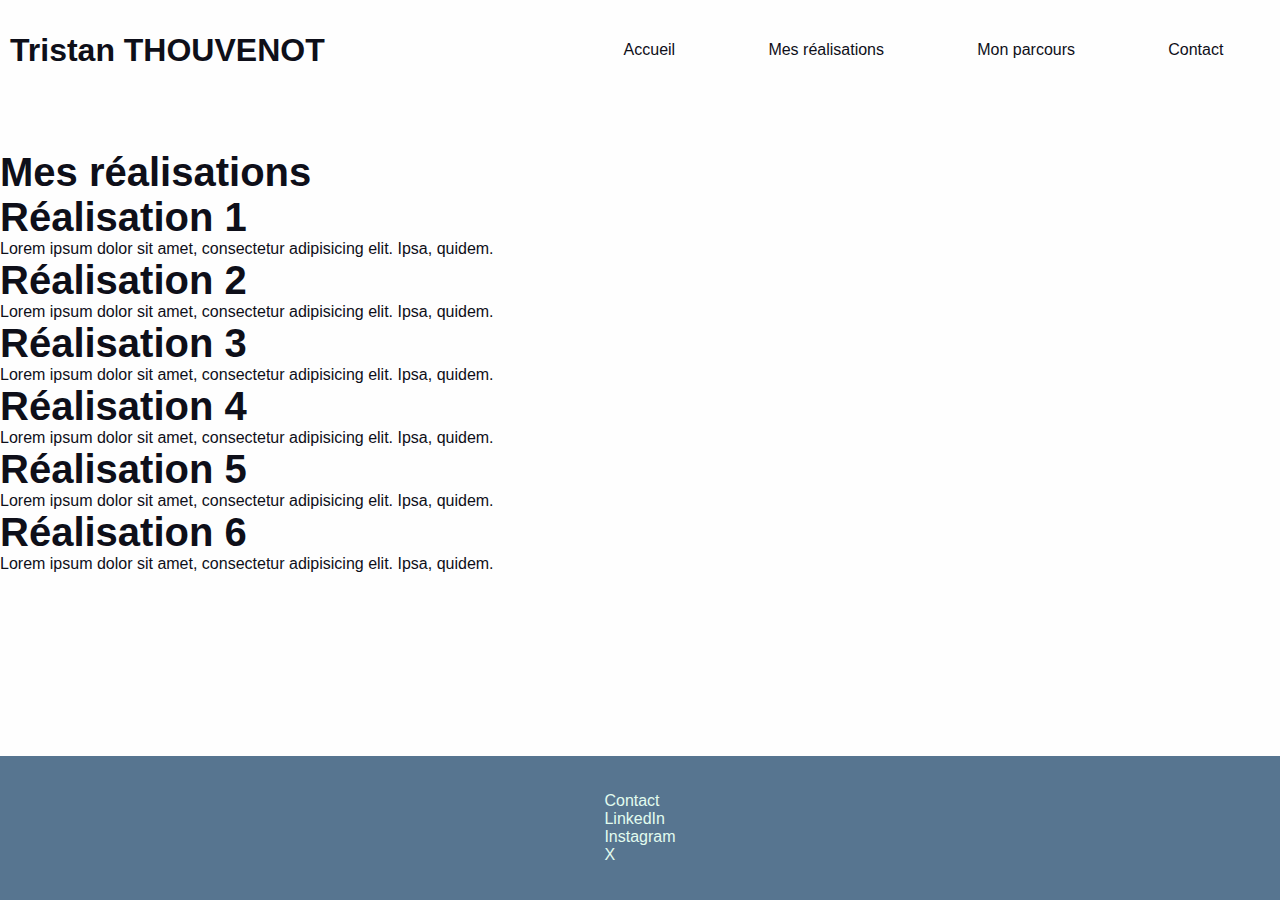
<file: achievement.html>
<!DOCTYPE html>
<html lang="fr">
    <meta charset="UTF-8">
    <meta name="viewport" content="width=device-width, initial-scale=1.0">
    <link rel="stylesheet" href="/CSS/style.css">
    <title>Portfolio - Réalisation</title>
</head>
<body>
    <header id="header">
        <h1 class="header-title">Tristan THOUVENOT</h1>
        <nav class="header-menu" aria-label="main-menu">
            <ul>
                <li><a href="./index.html">Accueil</a></li>
                <li><a href="./achievement.html">Mes réalisations</a></li>
                <li><a href="./career.html">Mon parcours</a></li>
                <li><a href="./contact.html">Contact</a></li>
            </ul>
        </nav>
    </header>
    <main>
        <section>
            <h2>Mes réalisations</h2>
            <article>
                <h2>Réalisation 1</h2>
                <p>Lorem ipsum dolor sit amet, consectetur adipisicing elit. Ipsa, quidem.</p>
            </article>
            <article>
                <h2>Réalisation 2</h2>
                <p>Lorem ipsum dolor sit amet, consectetur adipisicing elit. Ipsa, quidem.</p>
            </article>
            <article>
                <h2>Réalisation 3</h2>
                <p>Lorem ipsum dolor sit amet, consectetur adipisicing elit. Ipsa, quidem.</p>
            </article>
            <article>
                <h2>Réalisation 4</h2>
                <p>Lorem ipsum dolor sit amet, consectetur adipisicing elit. Ipsa, quidem.</p>
            </article>
            <article>
                <h2>Réalisation 5</h2>
                <p>Lorem ipsum dolor sit amet, consectetur adipisicing elit. Ipsa, quidem.</p>
            </article>
            <article>
                <h2>Réalisation 6</h2>
                <p>Lorem ipsum dolor sit amet, consectetur adipisicing elit. Ipsa, quidem.</p>
            </article>
        </section>
    </main>
    <footer id="footer">
        <nav class="footer-menu" aria-label="contact-menu">
            <ul>
                <li><a href="./contact.html">Contact</a></li>
                <li><a href="./index.html">LinkedIn</a></li>
                <li><a href="./achievement.html">Instagram</a></li>
                <li><a href="./career.html">X</a></li>
            </ul>
        </nav>
    </footer>
</body>
</html>
</file>
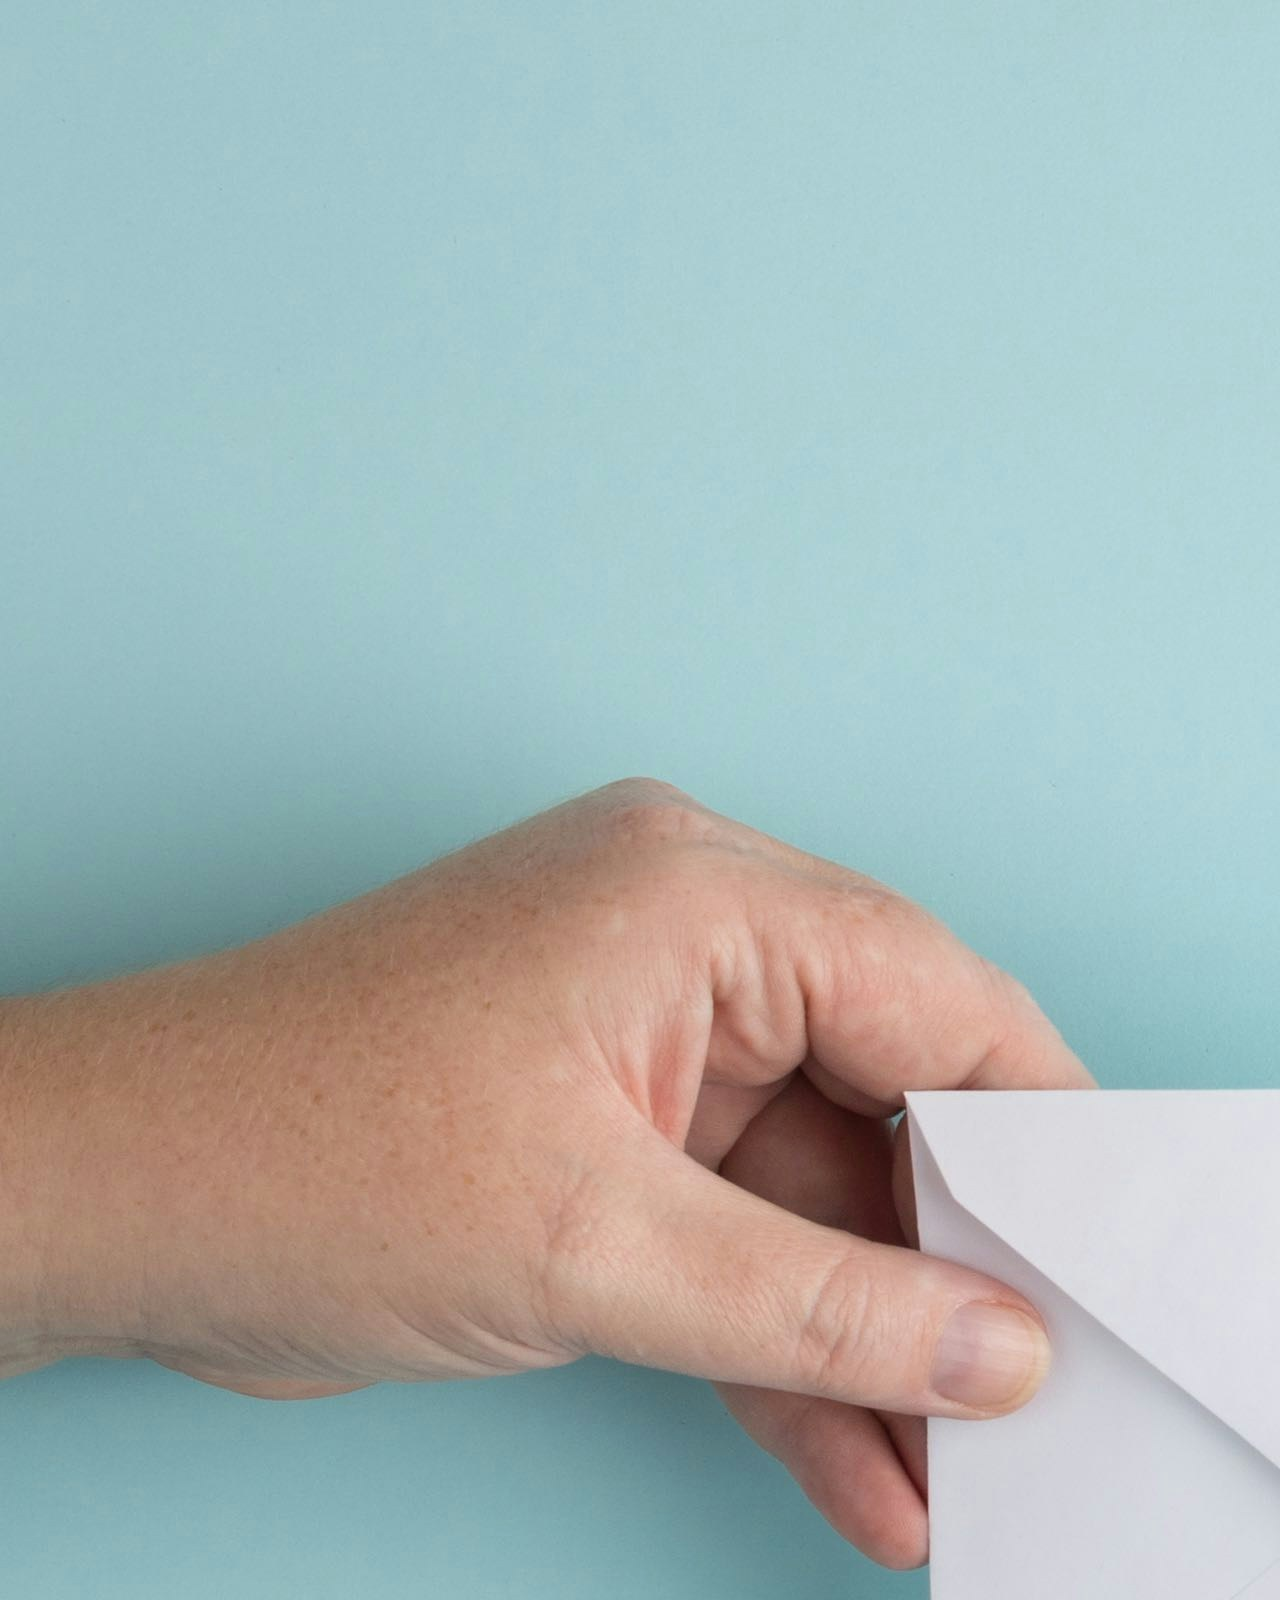
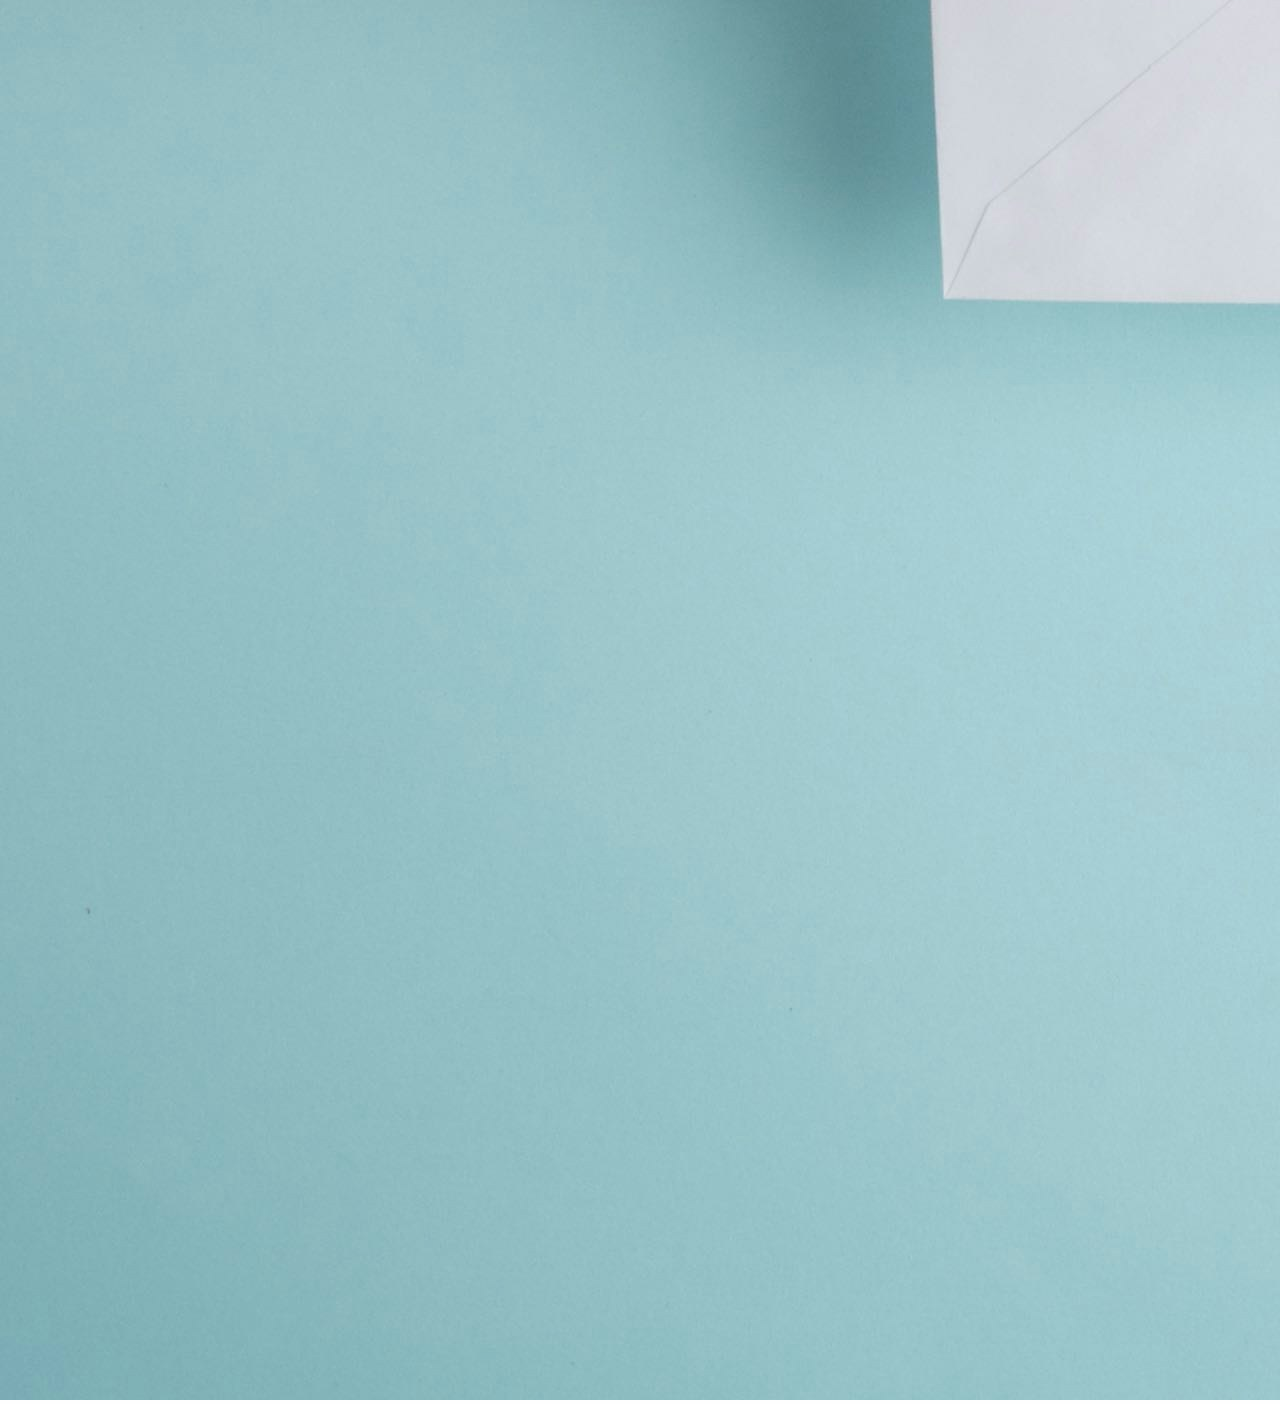
<file: test.html>
<!DOCTYPE html>
<html lang="en">
<head>
    <meta charset="UTF-8">
    <meta name="viewport" content="width=device-width, initial-scale=1.0">
    <link rel="stylesheet" href="./CSS/style.css">
    <title>Document</title>
</head>
<body>
    <!-- <div class="test">
        <div class="content"></div>
        <div class="FadeAway"></div>
    </div> -->
    
    <!-- <section>
        <div id="overlay">
        </div>
        <div id="imgContainer">
           <img src="./assets/img/contact_mail.jpg" alt="test"/>
        </div>
    </section> -->

    <div class="contact-img-fadeaway">
        <div class="conctact-bck-fade"></div>
        <div class="contact-bck">
            <img src="./assets/img/contact_mail.jpg" alt="représente une main tenant une enveloppe">
        </div>
    </div>

</body>
</html>
</file>
<file: CSS/style.css>
* {
    margin: 0;
    padding: 0;
    box-sizing: border-box;
}

html{
    height: 100%;
}

body{
    min-height: 100%;
    position: relative;
    font-family: "Roboto", sans-serif;
    font-style: normal;
    color: #0E0F19;
    background-color: #fefefe;
}

ul {
    list-style-type: none;
}

a{
    color: #0E0F19;
    text-decoration: none;
}

#header{
    height: 100px;
    width: 100%;
    padding: 0 0.625em;
    margin-bottom: 3.125em;
    display: flex;
    justify-content: space-between;
    align-items: center;
}

.header-title{
    width: 45%;
}

.header-menu {
    width: 55%;
    height: 100%;
}

.header-menu ul{
    width: 100%;
    height: 100%;
    display: flex;
    justify-content: space-around;
    align-items: center;
}

.header-menu li{
    transition: all 0.2s ease-in-out;
}

.header-menu li:hover {
    transform: scale(1.2);
    border-bottom: #0E0F19 0.0625em solid;
}

#presentation{
    margin-bottom: 3.125em;
    height: 15.625em;
    padding: 1.5em 0 1.5em 3em;
    background-color: #577590;
    display: flex;
    justify-content: flex-start;
    align-items: center;
    gap: 1.25rem;
    color: #E2FCEF;
}

.presentation-content{
    height: 100%;
    display: flex;
    flex-direction: column;
    justify-content: center;
    gap: 0.6em;
}

h2{
    font-size: 2.5em;
    font-weight: 900;
}

.presentation-job{
    font-size: 1.5em;
    font-weight: 400;
}

.presentation-tagline{
    font-style: italic;
}

.presentation-photo{
    height: 100%;
}

.presentation-photo img{
    height: 100%;
    width: 100%;
    border-radius: 18rem;
}

#about{
    margin-bottom: 3.125em;
}

.about-container{
    height: fit-content;
    display: flex;
    justify-content: flex-start;
    align-items: center;
    gap: 1.25rem;
    border: green 1px solid;
}

.about-paragraph{
    text-align: justify;
}

.about-photo{
    height: 100%;
    width: 50%;
    border: blue 1px solid;
}

.about-photo img{
    height: 100%;
    width: 100%;
    object-fit: cover;
}

.about-content{
    width: 70%;
}

#objective{
    margin-bottom: 3.125em;
}

#footer{
    height: 9em;
    position: absolute;
    bottom: 0;
    left: 0;
    right: 0;
    background-color: #577590;
}

.footer-menu{
    height: 100%;
    display: flex;
    justify-content: space-evenly;
    align-items: center;
}

.footer-menu a{
    color: #E2FCEF;
    width: 30%
}

.social-media{
    width: 30%;
    display: flex;
    justify-content: space-between;
    align-items: center;
}

.social-media a{
    font-size: 2em;
}
</file>
